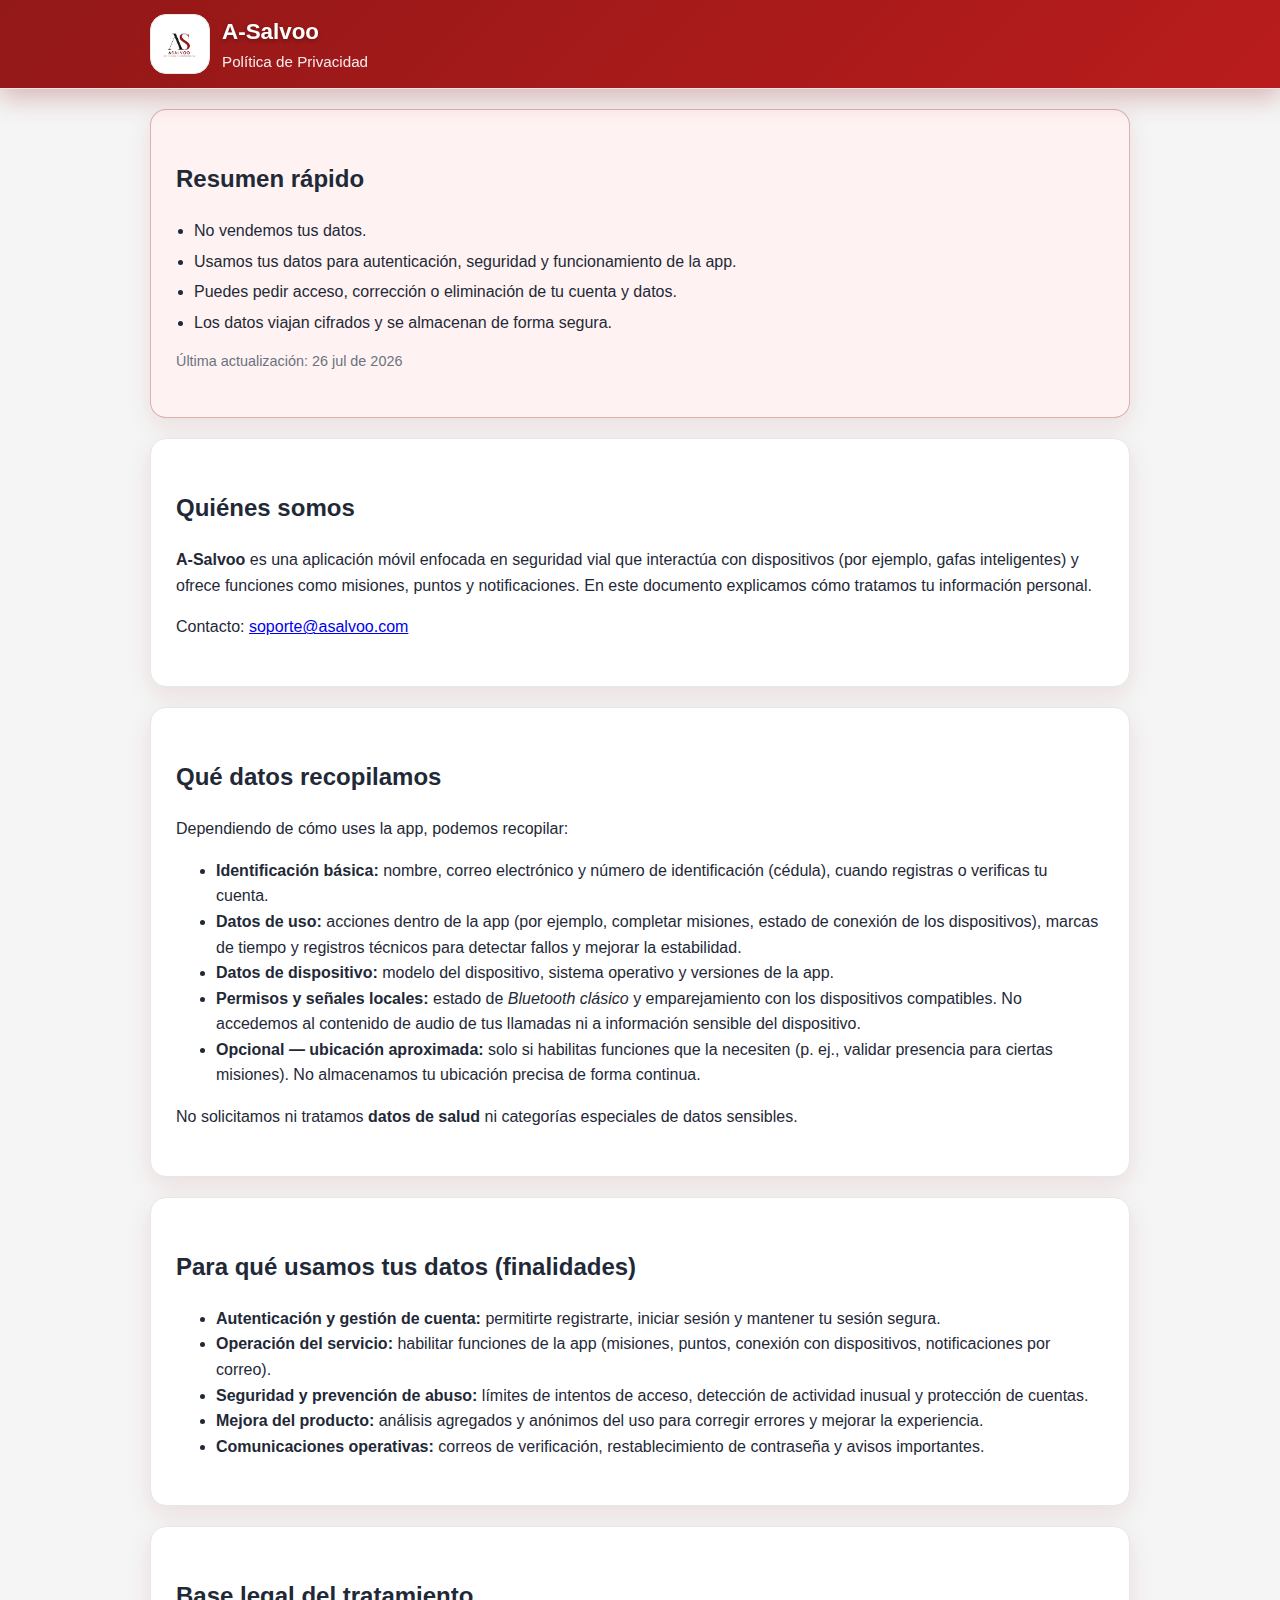
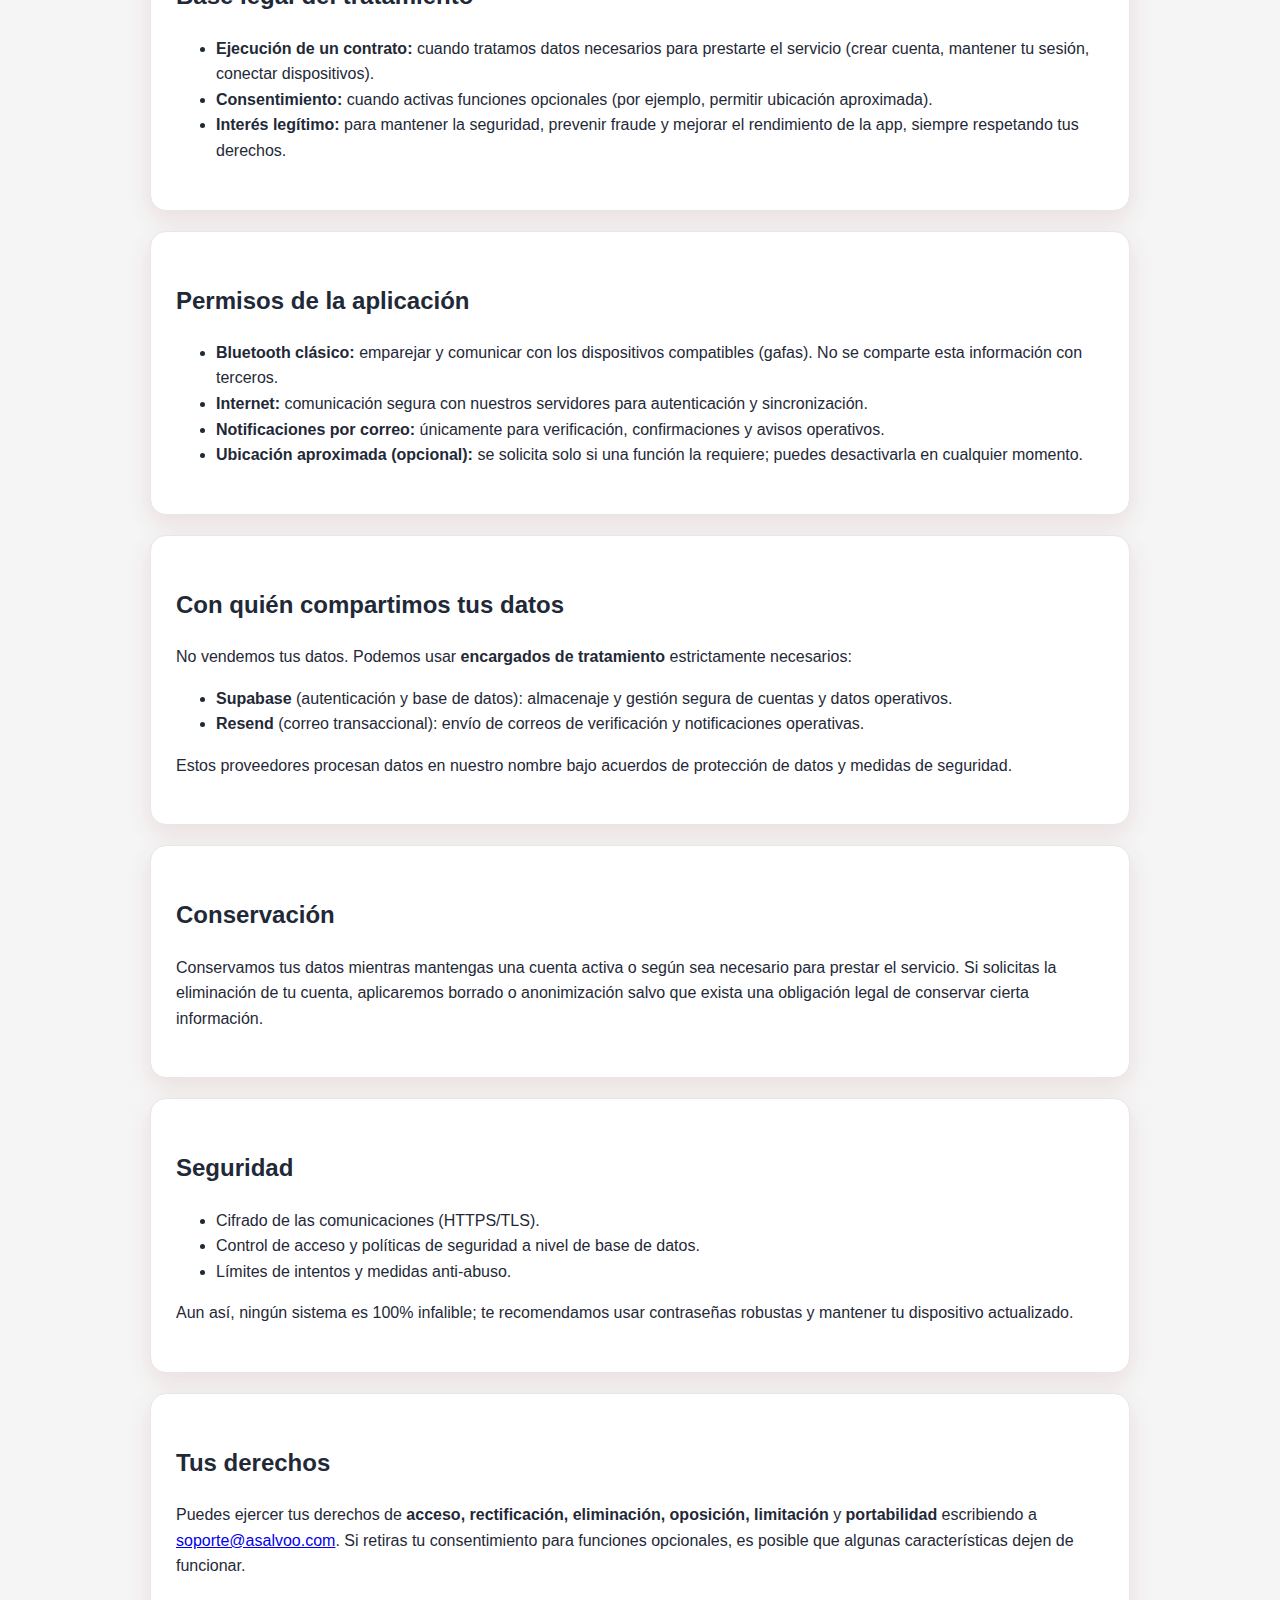
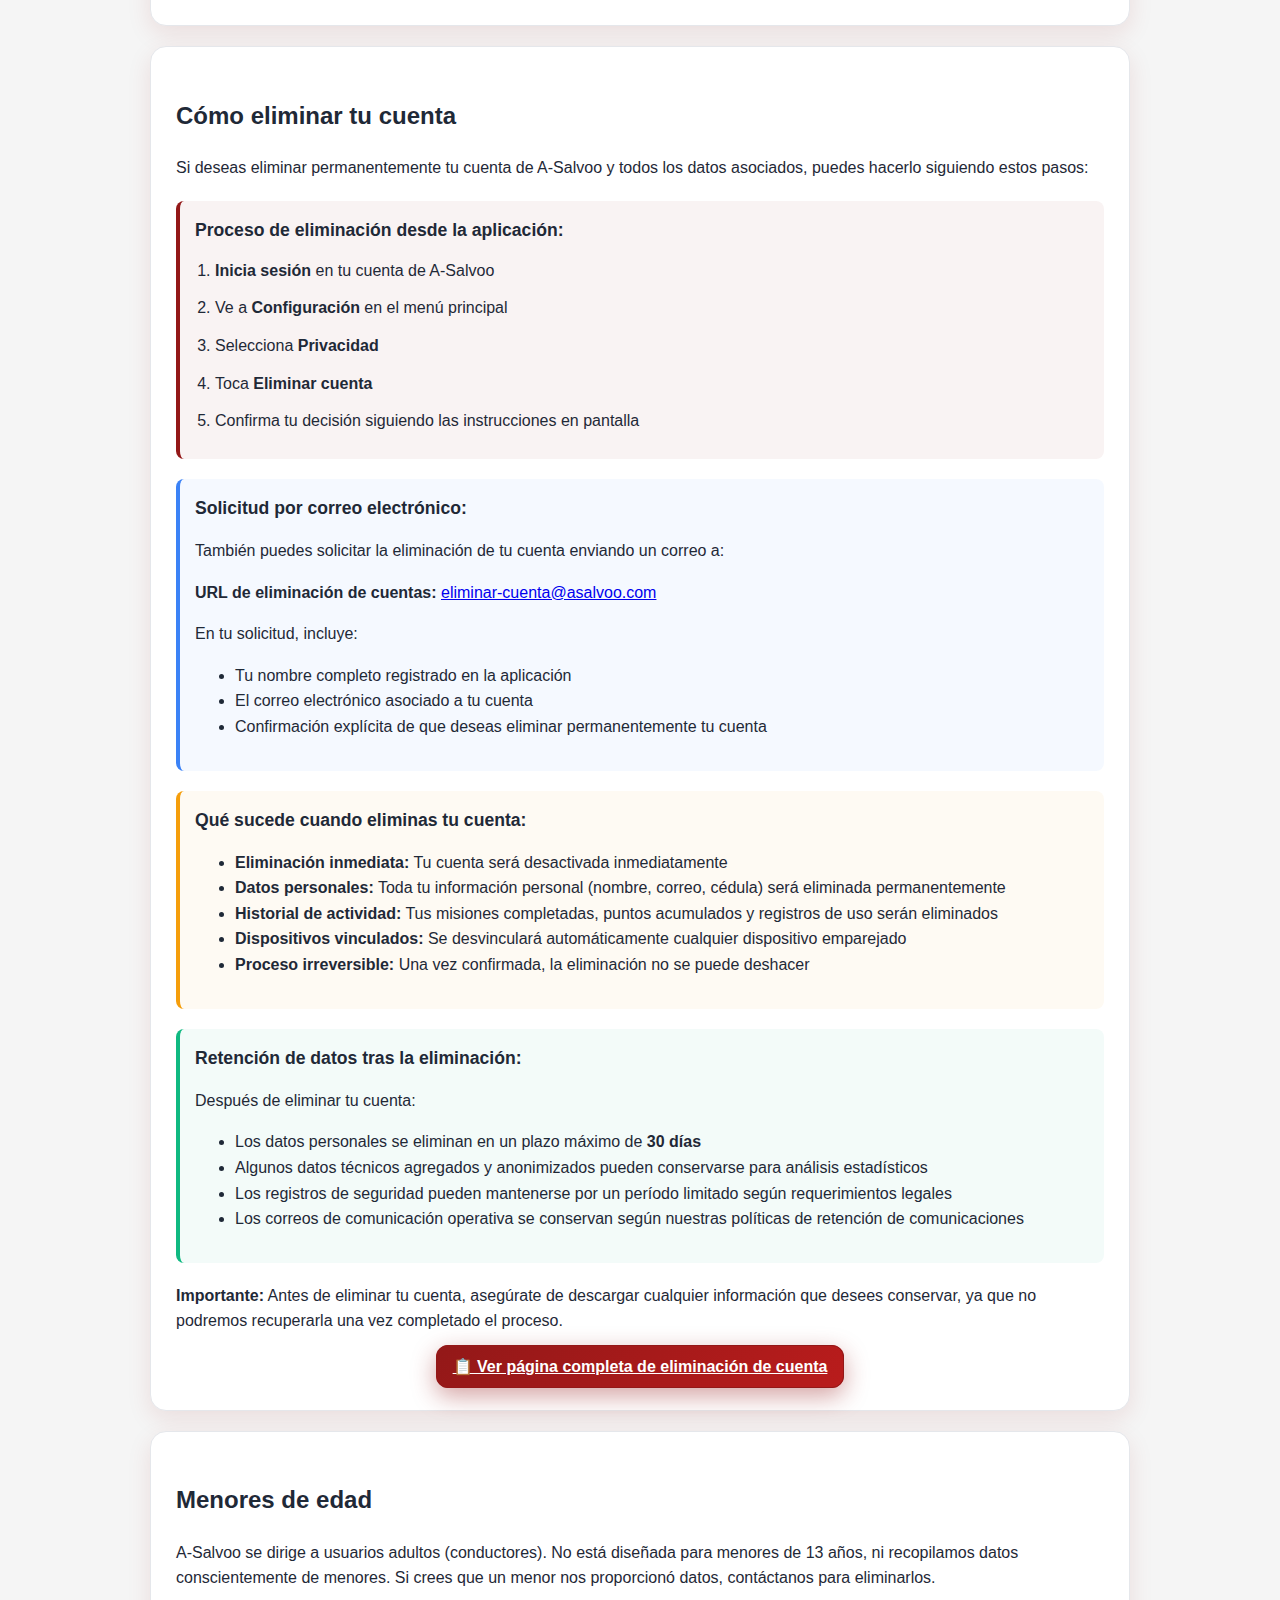
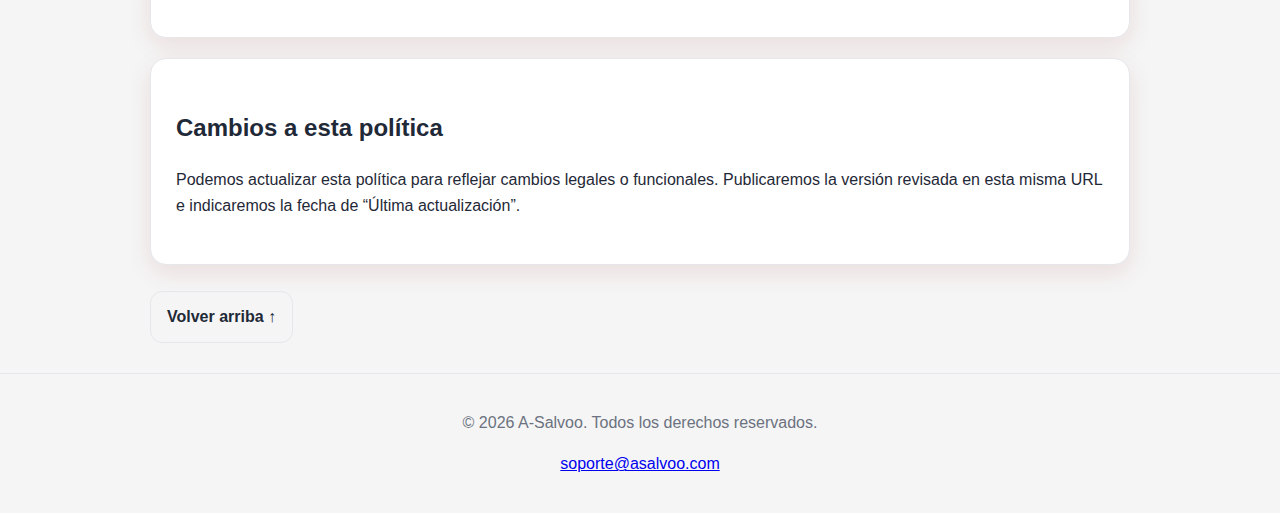
<file: index.html>
<!doctype html>
<html lang="es">
<head>
  <meta charset="utf-8" />
  <meta name="viewport" content="width=device-width,initial-scale=1" />
  <title>Política de Privacidad — A-Salvoo</title>
  <meta name="description" content="Política de Privacidad de la aplicación móvil A-Salvoo." />
  <link rel="stylesheet" href="styles.css" />
</head>
<body>
  <header class="site-header">
    <div class="container header-inner">
      <div class="brand">
        <div class="logo">
          <img src="AsalvooUpdate.jpg" alt="A-Salvoo Logo" class="logo-img">
        </div>
        <div class="brand-text">
          <h1>A-Salvoo</h1>
          <p class="subtitle">Política de Privacidad</p>
        </div>
      </div>
    </div>
  </header>

  <main class="container">
    <section class="card intro">
      <h2>Resumen rápido</h2>
      <ul class="checklist">
        <li>No vendemos tus datos.</li>
        <li>Usamos tus datos para autenticación, seguridad y funcionamiento de la app.</li>
        <li>Puedes pedir acceso, corrección o eliminación de tu cuenta y datos.</li>
        <li>Los datos viajan cifrados y se almacenan de forma segura.</li>
      </ul>
      <p class="muted">Última actualización: <span id="lastUpdated">—</span></p>
    </section>

    <section class="card">
      <h2>Quiénes somos</h2>
      <p><strong>A-Salvoo</strong> es una aplicación móvil enfocada en seguridad vial que interactúa con
        dispositivos (por ejemplo, gafas inteligentes) y ofrece funciones como misiones, puntos y notificaciones.
        En este documento explicamos cómo tratamos tu información personal.</p>
      <p>Contacto: <a href="mailto:soporte@asalvoo.com">soporte@asalvoo.com</a></p>
    </section>

    <section class="card">
      <h2>Qué datos recopilamos</h2>
      <p>Dependiendo de cómo uses la app, podemos recopilar:</p>
      <ul>
        <li><strong>Identificación básica:</strong> nombre, correo electrónico y número de identificación (cédula), cuando registras o verificas tu cuenta.</li>
        <li><strong>Datos de uso:</strong> acciones dentro de la app (por ejemplo, completar misiones, estado de conexión de los dispositivos), marcas de tiempo y registros técnicos para detectar fallos y mejorar la estabilidad.</li>
        <li><strong>Datos de dispositivo:</strong> modelo del dispositivo, sistema operativo y versiones de la app.</li>
        <li><strong>Permisos y señales locales:</strong> estado de <em>Bluetooth clásico</em> y emparejamiento con los dispositivos compatibles. No accedemos al contenido de audio de tus llamadas ni a información sensible del dispositivo.</li>
        <li><strong>Opcional — ubicación aproximada:</strong> solo si habilitas funciones que la necesiten (p. ej., validar presencia para ciertas misiones). No almacenamos tu ubicación precisa de forma continua.</li>
      </ul>
      <p>No solicitamos ni tratamos <strong>datos de salud</strong> ni categorías especiales de datos sensibles.</p>
    </section>

    <section class="card">
      <h2>Para qué usamos tus datos (finalidades)</h2>
      <ul>
        <li><strong>Autenticación y gestión de cuenta:</strong> permitirte registrarte, iniciar sesión y mantener tu sesión segura.</li>
        <li><strong>Operación del servicio:</strong> habilitar funciones de la app (misiones, puntos, conexión con dispositivos, notificaciones por correo).</li>
        <li><strong>Seguridad y prevención de abuso:</strong> límites de intentos de acceso, detección de actividad inusual y protección de cuentas.</li>
        <li><strong>Mejora del producto:</strong> análisis agregados y anónimos del uso para corregir errores y mejorar la experiencia.</li>
        <li><strong>Comunicaciones operativas:</strong> correos de verificación, restablecimiento de contraseña y avisos importantes.</li>
      </ul>
    </section>

    <section class="card">
      <h2>Base legal del tratamiento</h2>
      <ul>
        <li><strong>Ejecución de un contrato:</strong> cuando tratamos datos necesarios para prestarte el servicio (crear cuenta, mantener tu sesión, conectar dispositivos).</li>
        <li><strong>Consentimiento:</strong> cuando activas funciones opcionales (por ejemplo, permitir ubicación aproximada).</li>
        <li><strong>Interés legítimo:</strong> para mantener la seguridad, prevenir fraude y mejorar el rendimiento de la app, siempre respetando tus derechos.</li>
      </ul>
    </section>

    <section class="card">
      <h2>Permisos de la aplicación</h2>
      <ul>
        <li><strong>Bluetooth clásico:</strong> emparejar y comunicar con los dispositivos compatibles (gafas). No se comparte esta información con terceros.</li>
        <li><strong>Internet:</strong> comunicación segura con nuestros servidores para autenticación y sincronización.</li>
        <li><strong>Notificaciones por correo:</strong> únicamente para verificación, confirmaciones y avisos operativos.</li>
        <li><strong>Ubicación aproximada (opcional):</strong> se solicita solo si una función la requiere; puedes desactivarla en cualquier momento.</li>
      </ul>
    </section>

    <section class="card">
      <h2>Con quién compartimos tus datos</h2>
      <p>No vendemos tus datos. Podemos usar <strong>encargados de tratamiento</strong> estrictamente necesarios:</p>
      <ul>
        <li><strong>Supabase</strong> (autenticación y base de datos): almacenaje y gestión segura de cuentas y datos operativos.</li>
        <li><strong>Resend</strong> (correo transaccional): envío de correos de verificación y notificaciones operativas.</li>
      </ul>
      <p>Estos proveedores procesan datos en nuestro nombre bajo acuerdos de protección de datos y medidas de seguridad.</p>
    </section>


    <section class="card">
      <h2>Conservación</h2>
      <p>Conservamos tus datos mientras mantengas una cuenta activa o según sea necesario para prestar el servicio. Si solicitas la
        eliminación de tu cuenta, aplicaremos borrado o anonimización salvo que exista una obligación legal de conservar cierta información.</p>
    </section>

    <section class="card">
      <h2>Seguridad</h2>
      <ul>
        <li>Cifrado de las comunicaciones (HTTPS/TLS).</li>
        <li>Control de acceso y políticas de seguridad a nivel de base de datos.</li>
        <li>Límites de intentos y medidas anti-abuso.</li>
      </ul>
      <p>Aun así, ningún sistema es 100% infalible; te recomendamos usar contraseñas robustas y mantener tu dispositivo actualizado.</p>
    </section>

    <section class="card">
      <h2>Tus derechos</h2>
      <p>Puedes ejercer tus derechos de <strong>acceso, rectificación, eliminación, oposición,
        limitación</strong> y <strong>portabilidad</strong> escribiendo a
        <a href="mailto:soporte@asalvoo.com">soporte@asalvoo.com</a>. Si retiras tu consentimiento para funciones opcionales,
        es posible que algunas características dejen de funcionar.</p>
    </section>

    <section class="card">
      <h2>Cómo eliminar tu cuenta</h2>
      <p>Si deseas eliminar permanentemente tu cuenta de A-Salvoo y todos los datos asociados, puedes hacerlo siguiendo estos pasos:</p>
      
      <div class="process-steps">
        <h3>Proceso de eliminación desde la aplicación:</h3>
        <ol>
          <li><strong>Inicia sesión</strong> en tu cuenta de A-Salvoo</li>
          <li>Ve a <strong>Configuración</strong> en el menú principal</li>
          <li>Selecciona <strong>Privacidad</strong></li>
          <li>Toca <strong>Eliminar cuenta</strong></li>
          <li>Confirma tu decisión siguiendo las instrucciones en pantalla</li>
        </ol>
      </div>

      <div class="deletion-info">
        <h3>Solicitud por correo electrónico:</h3>
        <p>También puedes solicitar la eliminación de tu cuenta enviando un correo a:</p>
        <p><strong>URL de eliminación de cuentas:</strong> <a href="mailto:eliminar-cuenta@asalvoo.com">eliminar-cuenta@asalvoo.com</a></p>
        <p>En tu solicitud, incluye:</p>
        <ul>
          <li>Tu nombre completo registrado en la aplicación</li>
          <li>El correo electrónico asociado a tu cuenta</li>
          <li>Confirmación explícita de que deseas eliminar permanentemente tu cuenta</li>
        </ul>
      </div>

      <div class="deletion-consequences">
        <h3>Qué sucede cuando eliminas tu cuenta:</h3>
        <ul>
          <li><strong>Eliminación inmediata:</strong> Tu cuenta será desactivada inmediatamente</li>
          <li><strong>Datos personales:</strong> Toda tu información personal (nombre, correo, cédula) será eliminada permanentemente</li>
          <li><strong>Historial de actividad:</strong> Tus misiones completadas, puntos acumulados y registros de uso serán eliminados</li>
          <li><strong>Dispositivos vinculados:</strong> Se desvinculará automáticamente cualquier dispositivo emparejado</li>
          <li><strong>Proceso irreversible:</strong> Una vez confirmada, la eliminación no se puede deshacer</li>
        </ul>
      </div>

      <div class="retention-policy">
        <h3>Retención de datos tras la eliminación:</h3>
        <p>Después de eliminar tu cuenta:</p>
        <ul>
          <li>Los datos personales se eliminan en un plazo máximo de <strong>30 días</strong></li>
          <li>Algunos datos técnicos agregados y anonimizados pueden conservarse para análisis estadísticos</li>
          <li>Los registros de seguridad pueden mantenerse por un período limitado según requerimientos legales</li>
          <li>Los correos de comunicación operativa se conservan según nuestras políticas de retención de comunicaciones</li>
        </ul>
      </div>

      <p><strong>Importante:</strong> Antes de eliminar tu cuenta, asegúrate de descargar cualquier información que desees conservar, ya que no podremos recuperarla una vez completado el proceso.</p>
      
      <div style="text-align: center; margin-top: 20px;">
        <a href="eliminar-cuenta.html" class="btn">📋 Ver página completa de eliminación de cuenta</a>
      </div>
    </section>

    <section class="card">
      <h2>Menores de edad</h2>
      <p>A-Salvoo se dirige a usuarios adultos (conductores). No está diseñada para menores de 13 años, ni recopilamos datos
        conscientemente de menores. Si crees que un menor nos proporcionó datos, contáctanos para eliminarlos.</p>
    </section>

    <section class="card">
      <h2>Cambios a esta política</h2>
      <p>Podemos actualizar esta política para reflejar cambios legales o funcionales. Publicaremos la versión revisada en esta misma URL
        e indicaremos la fecha de “Última actualización”.</p>
    </section>

    <nav class="helpers">
      <a class="btn ghost" href="#" id="backToTop">Volver arriba ↑</a>
    </nav>
  </main>

  <footer class="site-footer">
    <div class="container">
      <p>© <span id="year">2025</span> A-Salvoo. Todos los derechos reservados.</p>
      <p><a href="mailto:soporte@asalvoo.com">soporte@asalvoo.com</a></p>
    </div>
  </footer>

  <script src="script.js"></script>
</body>
</html>
</file>
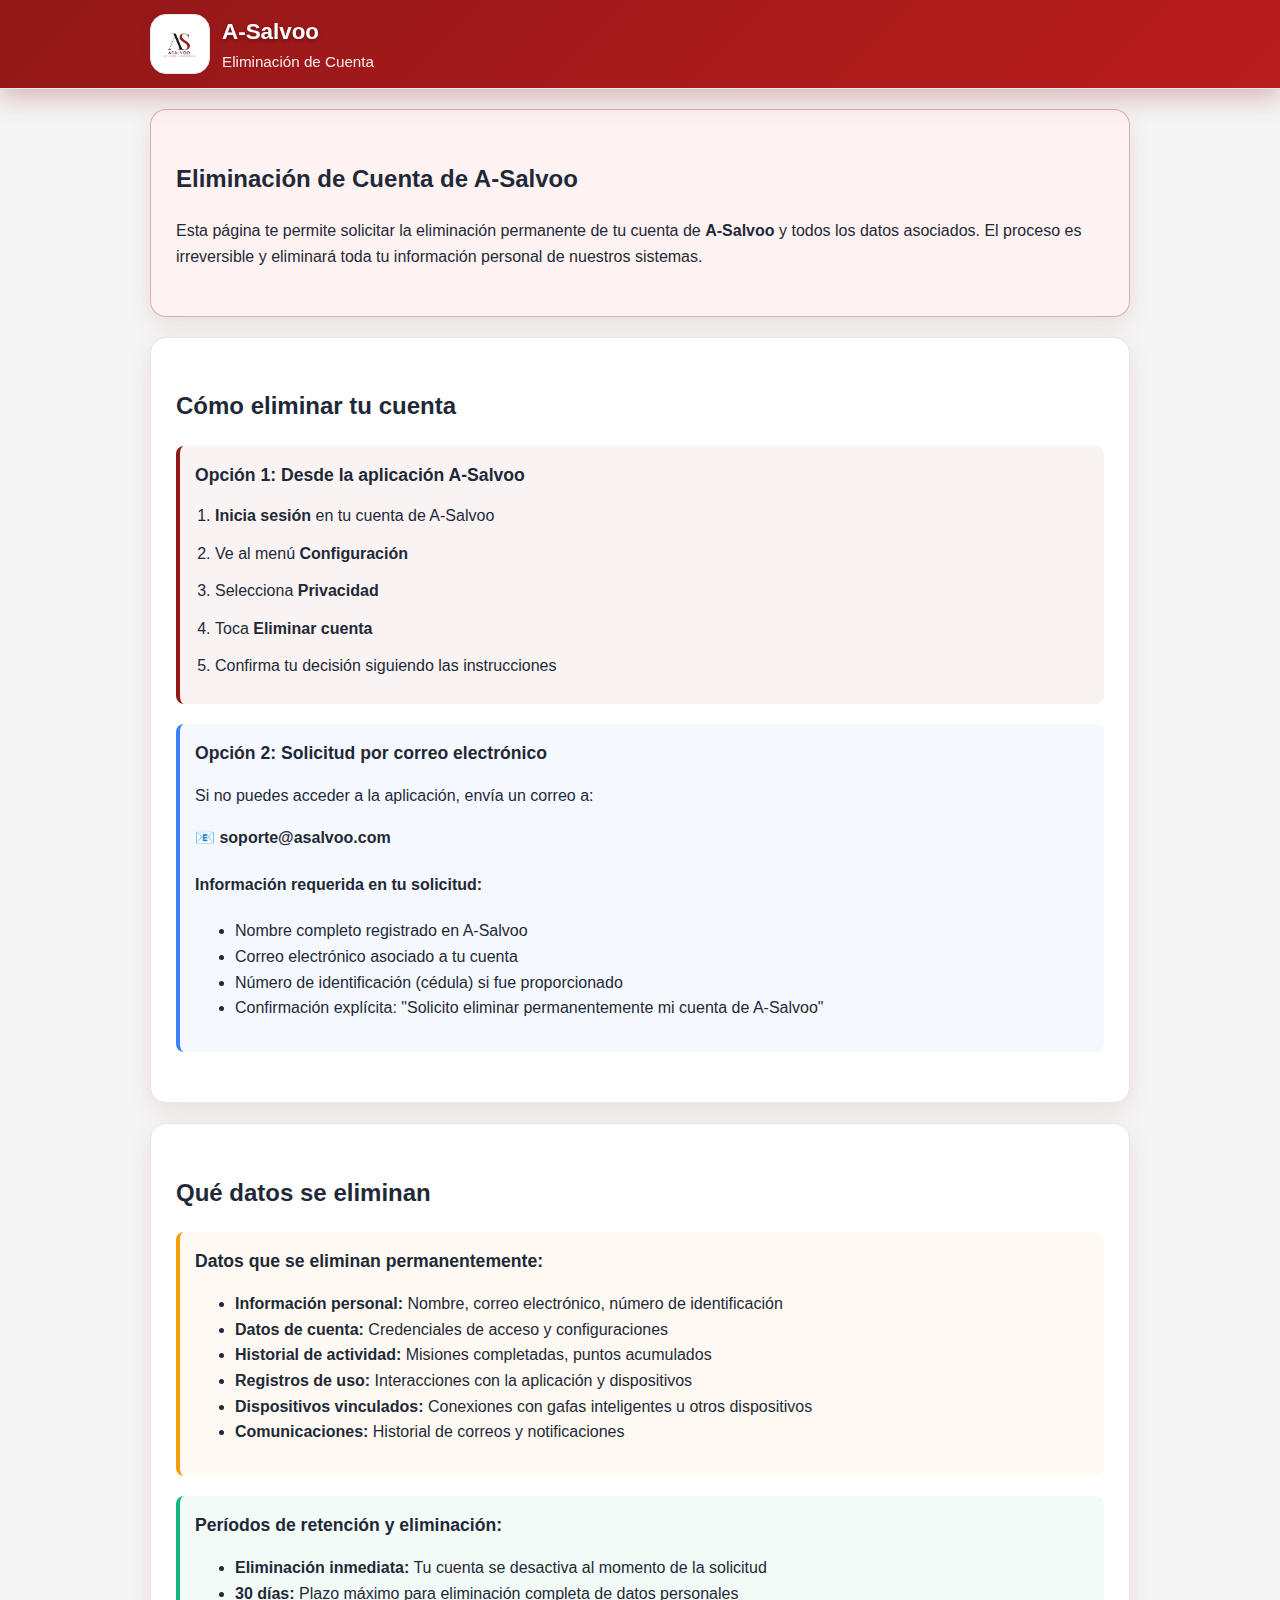
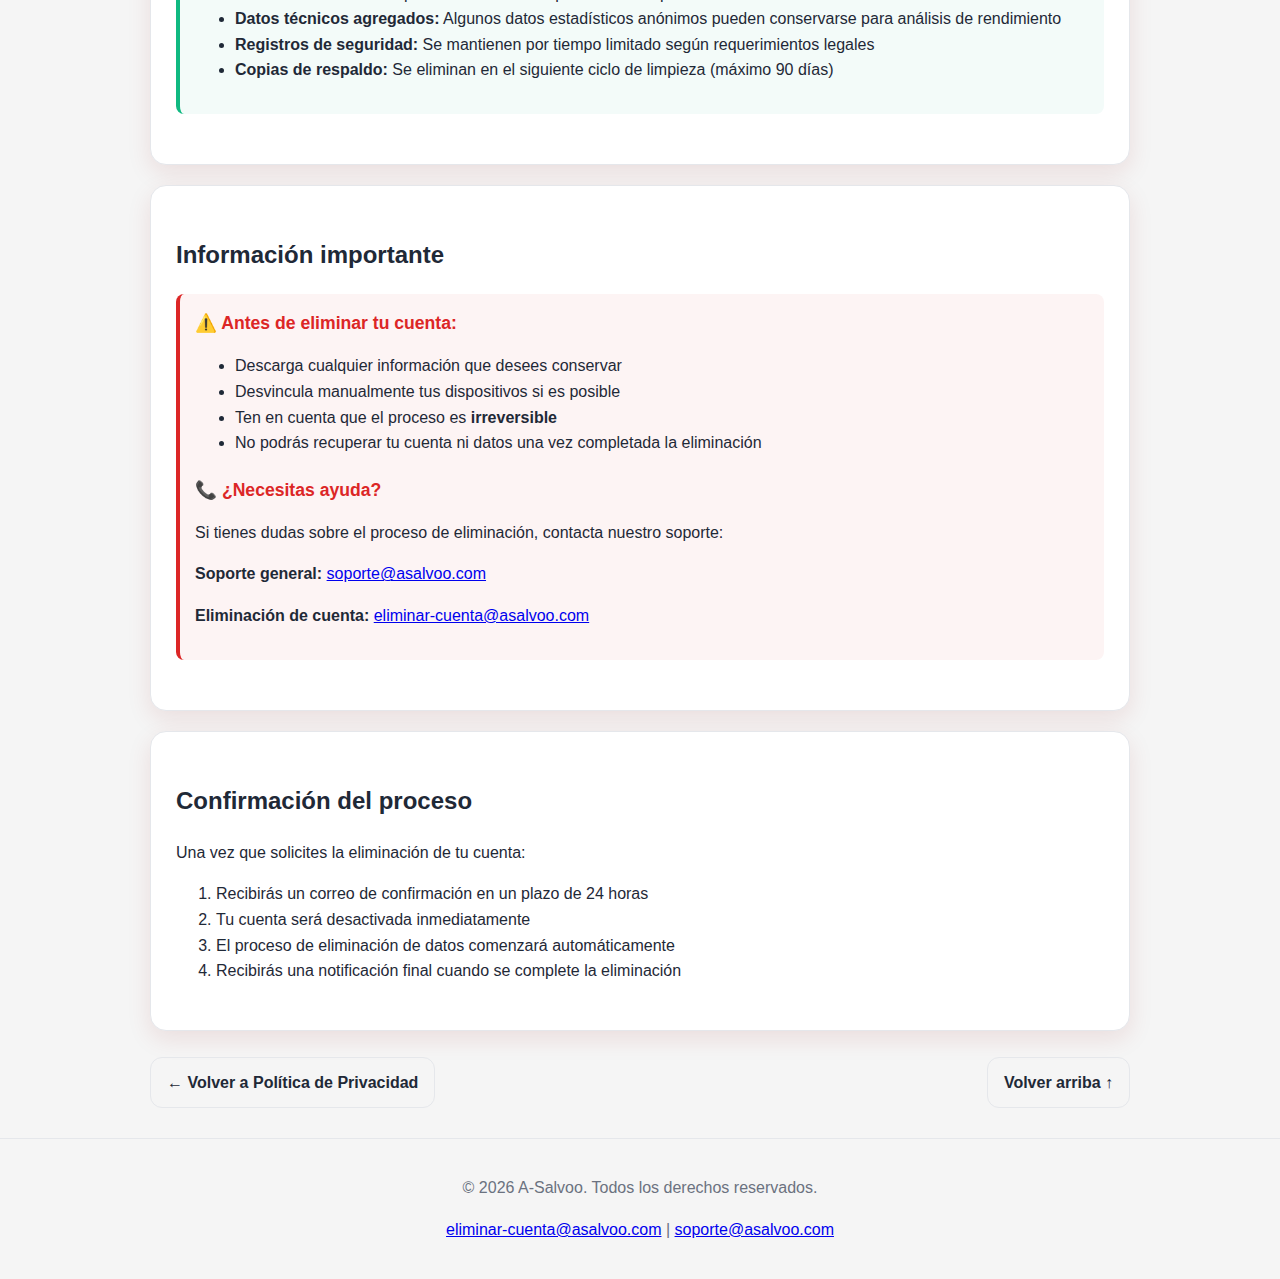
<file: eliminar-cuenta.html>
<!doctype html>
<html lang="es">
<head>
  <meta charset="utf-8" />
  <meta name="viewport" content="width=device-width,initial-scale=1" />
  <title>Eliminación de Cuenta — A-Salvoo</title>
  <meta name="description" content="Proceso para eliminar tu cuenta de A-Salvoo y todos los datos asociados." />
  <link rel="stylesheet" href="styles.css" />
</head>
<body>
  <header class="site-header">
    <div class="container header-inner">
      <div class="brand">
        <div class="logo">
          <img src="AsalvooUpdate.jpg" alt="A-Salvoo Logo" class="logo-img">
        </div>
        <div class="brand-text">
          <h1>A-Salvoo</h1>
          <p class="subtitle">Eliminación de Cuenta</p>
        </div>
      </div>
    </div>
  </header>

  <main class="container">
    <section class="card intro">
      <h2>Eliminación de Cuenta de A-Salvoo</h2>
      <p>Esta página te permite solicitar la eliminación permanente de tu cuenta de <strong>A-Salvoo</strong> y todos los datos asociados. El proceso es irreversible y eliminará toda tu información personal de nuestros sistemas.</p>
    </section>

    <section class="card">
      <h2>Cómo eliminar tu cuenta</h2>
      
      <div class="process-steps">
        <h3>Opción 1: Desde la aplicación A-Salvoo</h3>
        <ol>
          <li><strong>Inicia sesión</strong> en tu cuenta de A-Salvoo</li>
          <li>Ve al menú <strong>Configuración</strong></li>
          <li>Selecciona <strong>Privacidad</strong></li>
          <li>Toca <strong>Eliminar cuenta</strong></li>
          <li>Confirma tu decisión siguiendo las instrucciones</li>
        </ol>
      </div>

      <div class="deletion-info">
        <h3>Opción 2: Solicitud por correo electrónico</h3>
        <p>Si no puedes acceder a la aplicación, envía un correo a:</p>
        <p><strong>📧 soporte@asalvoo.com</strong></p>
        
        <h4>Información requerida en tu solicitud:</h4>
        <ul>
          <li>Nombre completo registrado en A-Salvoo</li>
          <li>Correo electrónico asociado a tu cuenta</li>
          <li>Número de identificación (cédula) si fue proporcionado</li>
          <li>Confirmación explícita: "Solicito eliminar permanentemente mi cuenta de A-Salvoo"</li>
        </ul>
      </div>
    </section>

    <section class="card">
      <h2>Qué datos se eliminan</h2>
      
      <div class="deletion-consequences">
        <h3>Datos que se eliminan permanentemente:</h3>
        <ul>
          <li><strong>Información personal:</strong> Nombre, correo electrónico, número de identificación</li>
          <li><strong>Datos de cuenta:</strong> Credenciales de acceso y configuraciones</li>
          <li><strong>Historial de actividad:</strong> Misiones completadas, puntos acumulados</li>
          <li><strong>Registros de uso:</strong> Interacciones con la aplicación y dispositivos</li>
          <li><strong>Dispositivos vinculados:</strong> Conexiones con gafas inteligentes u otros dispositivos</li>
          <li><strong>Comunicaciones:</strong> Historial de correos y notificaciones</li>
        </ul>
      </div>

      <div class="retention-policy">
        <h3>Períodos de retención y eliminación:</h3>
        <ul>
          <li><strong>Eliminación inmediata:</strong> Tu cuenta se desactiva al momento de la solicitud</li>
          <li><strong>30 días:</strong> Plazo máximo para eliminación completa de datos personales</li>
          <li><strong>Datos técnicos agregados:</strong> Algunos datos estadísticos anónimos pueden conservarse para análisis de rendimiento</li>
          <li><strong>Registros de seguridad:</strong> Se mantienen por tiempo limitado según requerimientos legales</li>
          <li><strong>Copias de respaldo:</strong> Se eliminan en el siguiente ciclo de limpieza (máximo 90 días)</li>
        </ul>
      </div>
    </section>

    <section class="card">
      <h2>Información importante</h2>
      
      <div class="important-info">
        <h3>⚠️ Antes de eliminar tu cuenta:</h3>
        <ul>
          <li>Descarga cualquier información que desees conservar</li>
          <li>Desvincula manualmente tus dispositivos si es posible</li>
          <li>Ten en cuenta que el proceso es <strong>irreversible</strong></li>
          <li>No podrás recuperar tu cuenta ni datos una vez completada la eliminación</li>
        </ul>

        <h3>📞 ¿Necesitas ayuda?</h3>
        <p>Si tienes dudas sobre el proceso de eliminación, contacta nuestro soporte:</p>
        <p><strong>Soporte general:</strong> <a href="mailto:soporte@asalvoo.com">soporte@asalvoo.com</a></p>
        <p><strong>Eliminación de cuenta:</strong> <a href="mailto:eliminar-cuenta@asalvoo.com">eliminar-cuenta@asalvoo.com</a></p>
      </div>
    </section>

    <section class="card">
      <h2>Confirmación del proceso</h2>
      <p>Una vez que solicites la eliminación de tu cuenta:</p>
      <ol>
        <li>Recibirás un correo de confirmación en un plazo de 24 horas</li>
        <li>Tu cuenta será desactivada inmediatamente</li>
        <li>El proceso de eliminación de datos comenzará automáticamente</li>
        <li>Recibirás una notificación final cuando se complete la eliminación</li>
      </ol>
    </section>

    <nav class="helpers">
      <a class="btn ghost" href="index.html">← Volver a Política de Privacidad</a>
      <a class="btn ghost" href="#" id="backToTop">Volver arriba ↑</a>
    </nav>
  </main>

  <footer class="site-footer">
    <div class="container">
      <p>© <span id="year">2025</span> A-Salvoo. Todos los derechos reservados.</p>
      <p>
        <a href="mailto:eliminar-cuenta@asalvoo.com">eliminar-cuenta@asalvoo.com</a> | 
        <a href="mailto:soporte@asalvoo.com">soporte@asalvoo.com</a>
      </p>
    </div>
  </footer>

  <script src="script.js"></script>
</body>
</html>
</file>
<file: styles.css>
:root{
  --bg: #f5f5f5;
  --card:#ffffff;
  --text:#1f2937;
  --muted:#6b7280;
  --brand:#931818;
  --brand-2:#b91c1c;
  --border:#e5e7eb;
  --accent:#fef3f2;
}

*{box-sizing:border-box}
html,body{margin:0;padding:0}
body{
  font-family: 'Segoe UI', Tahoma, Geneva, Verdana, sans-serif;
  background: var(--bg);
  color: var(--text);
  line-height: 1.6;
}

.container{width:min(980px, 92%); margin:0 auto}

.site-header{
  position:sticky; top:0; z-index:10;
  backdrop-filter: blur(8px);
  background: linear-gradient(135deg, var(--brand) 0%, var(--brand-2) 100%);
  border-bottom:1px solid var(--border);
  box-shadow: 0 8px 25px rgba(147, 24, 24, 0.3);
}
.header-inner{display:flex; align-items:center; justify-content:space-between; padding:14px 0}
.brand{display:flex; align-items:center; gap:12px}
.logo{
  width:60px; height:60px; 
  background:#ffffff; 
  border:1px solid var(--border); 
  border-radius:16px;
  padding: 8px;
  box-shadow: 0 4px 12px rgba(147, 24, 24, 0.2);
}
.logo-img{
  width: 100%;
  height: 100%;
  object-fit: contain;
  border-radius: 8px;
}
.brand-text h1{margin:0; font-size:1.4rem; color: #ffffff; font-weight: 700; text-shadow: 0 2px 4px rgba(0, 0, 0, 0.3);}
.subtitle{margin:0; color:rgba(255, 255, 255, 0.9); font-size:.95rem}

.btn{
  appearance:none; border:1px solid var(--brand);
  background: linear-gradient(135deg, var(--brand), var(--brand-2));
  color:#ffffff; font-weight:600; padding:12px 16px; border-radius:12px; cursor:pointer;
  transition: transform .08s ease, box-shadow .2s ease;
  box-shadow: 0 8px 25px rgba(147, 24, 24, 0.4);
}
.btn:hover{transform: translateY(-1px)}
.btn:active{transform: translateY(0)}
.btn.ghost{
  background: rgba(255, 255, 255, 0.1); border:1px solid rgba(255, 255, 255, 0.3); color:#ffffff;
  box-shadow:none;
}

.card{
  background: var(--card);
  border:1px solid var(--border);
  border-radius:16px;
  padding:30px 25px;
  margin:20px 0;
  box-shadow: 0 8px 25px rgba(147, 24, 24, 0.1);
}

.intro{
  border:1px solid rgba(147, 24, 24, 0.3);
  background: var(--accent);
}
.checklist{margin:0; padding-left:18px}
.checklist li{margin:.3rem 0}
.muted{color:var(--muted); font-size:.9rem}

.helpers{display:flex; justify-content:center; margin:26px 0}
.helpers .btn{border-color:var(--border); background:transparent; color:var(--text)}

.site-footer{
  border-top:1px solid var(--border);
  padding:20px 0; margin-top:30px; text-align:center; color:var(--muted);
}

/* Dark theme */
.dark{
  --bg: #0b1220;
  --card:#121a2b;
  --text:#e8ecf4;
  --muted:#9fb0cc;
  --brand:#931818;
  --brand-2:#b91c1c;
  --border:#1c2740;
  --accent:#2d1b1b;
  background: linear-gradient(180deg, #0a1020 0%, #0f1730 60%, #0a1020 100%);
}
.dark body{background: linear-gradient(180deg, #0a1020 0%, #0f1730 60%, #0a1020 100%);}
.dark .site-header{background: linear-gradient(135deg, var(--brand) 0%, var(--brand-2) 100%);}

/* Account deletion section styles */
.process-steps, .deletion-info, .deletion-consequences, .retention-policy {
  margin: 20px 0;
  padding: 15px;
  border-radius: 8px;
  border-left: 4px solid var(--brand);
}

.process-steps {
  background: rgba(147, 24, 24, 0.05);
}

.deletion-info {
  background: rgba(59, 130, 246, 0.05);
  border-left-color: #3b82f6;
}

.deletion-consequences {
  background: rgba(245, 158, 11, 0.05);
  border-left-color: #f59e0b;
}

.retention-policy {
  background: rgba(16, 185, 129, 0.05);
  border-left-color: #10b981;
}

.process-steps h3, .deletion-info h3, .deletion-consequences h3, .retention-policy h3 {
  margin-top: 0;
  margin-bottom: 12px;
  font-size: 1.1rem;
  font-weight: 600;
}

.process-steps ol {
  margin: 0;
  padding-left: 20px;
}

.process-steps ol li {
  margin: 8px 0;
  padding: 2px 0;
}

/* Dark theme adjustments for deletion section */
.dark .process-steps {
  background: rgba(147, 24, 24, 0.15);
}

.dark .deletion-info {
  background: rgba(59, 130, 246, 0.15);
}

.dark .deletion-consequences {
  background: rgba(245, 158, 11, 0.15);
}

.dark .retention-policy {
  background: rgba(16, 185, 129, 0.15);
}

/* Additional styles for account deletion page */
.important-info {
  margin: 20px 0;
  padding: 15px;
  border-radius: 8px;
  border-left: 4px solid #dc2626;
  background: rgba(220, 38, 38, 0.05);
}

.important-info h3 {
  margin-top: 0;
  margin-bottom: 12px;
  font-size: 1.1rem;
  font-weight: 600;
  color: #dc2626;
}

.important-info h3:not(:first-child) {
  margin-top: 20px;
}

.helpers {
  display: flex;
  justify-content: space-between;
  align-items: center;
  flex-wrap: wrap;
  gap: 10px;
  margin: 26px 0;
}

.helpers .btn {
  border-color: var(--border);
  background: transparent;
  color: var(--text);
  text-decoration: none;
}

.helpers .btn:hover {
  background: var(--accent);
  transform: translateY(-1px);
}

/* Dark theme for important info */
.dark .important-info {
  background: rgba(220, 38, 38, 0.15);
}

/* Mobile responsiveness for helpers */
@media (max-width: 600px) {
  .helpers {
    flex-direction: column;
    text-align: center;
  }
  
  .helpers .btn {
    width: 100%;
    max-width: 300px;
  }
}
</file>
